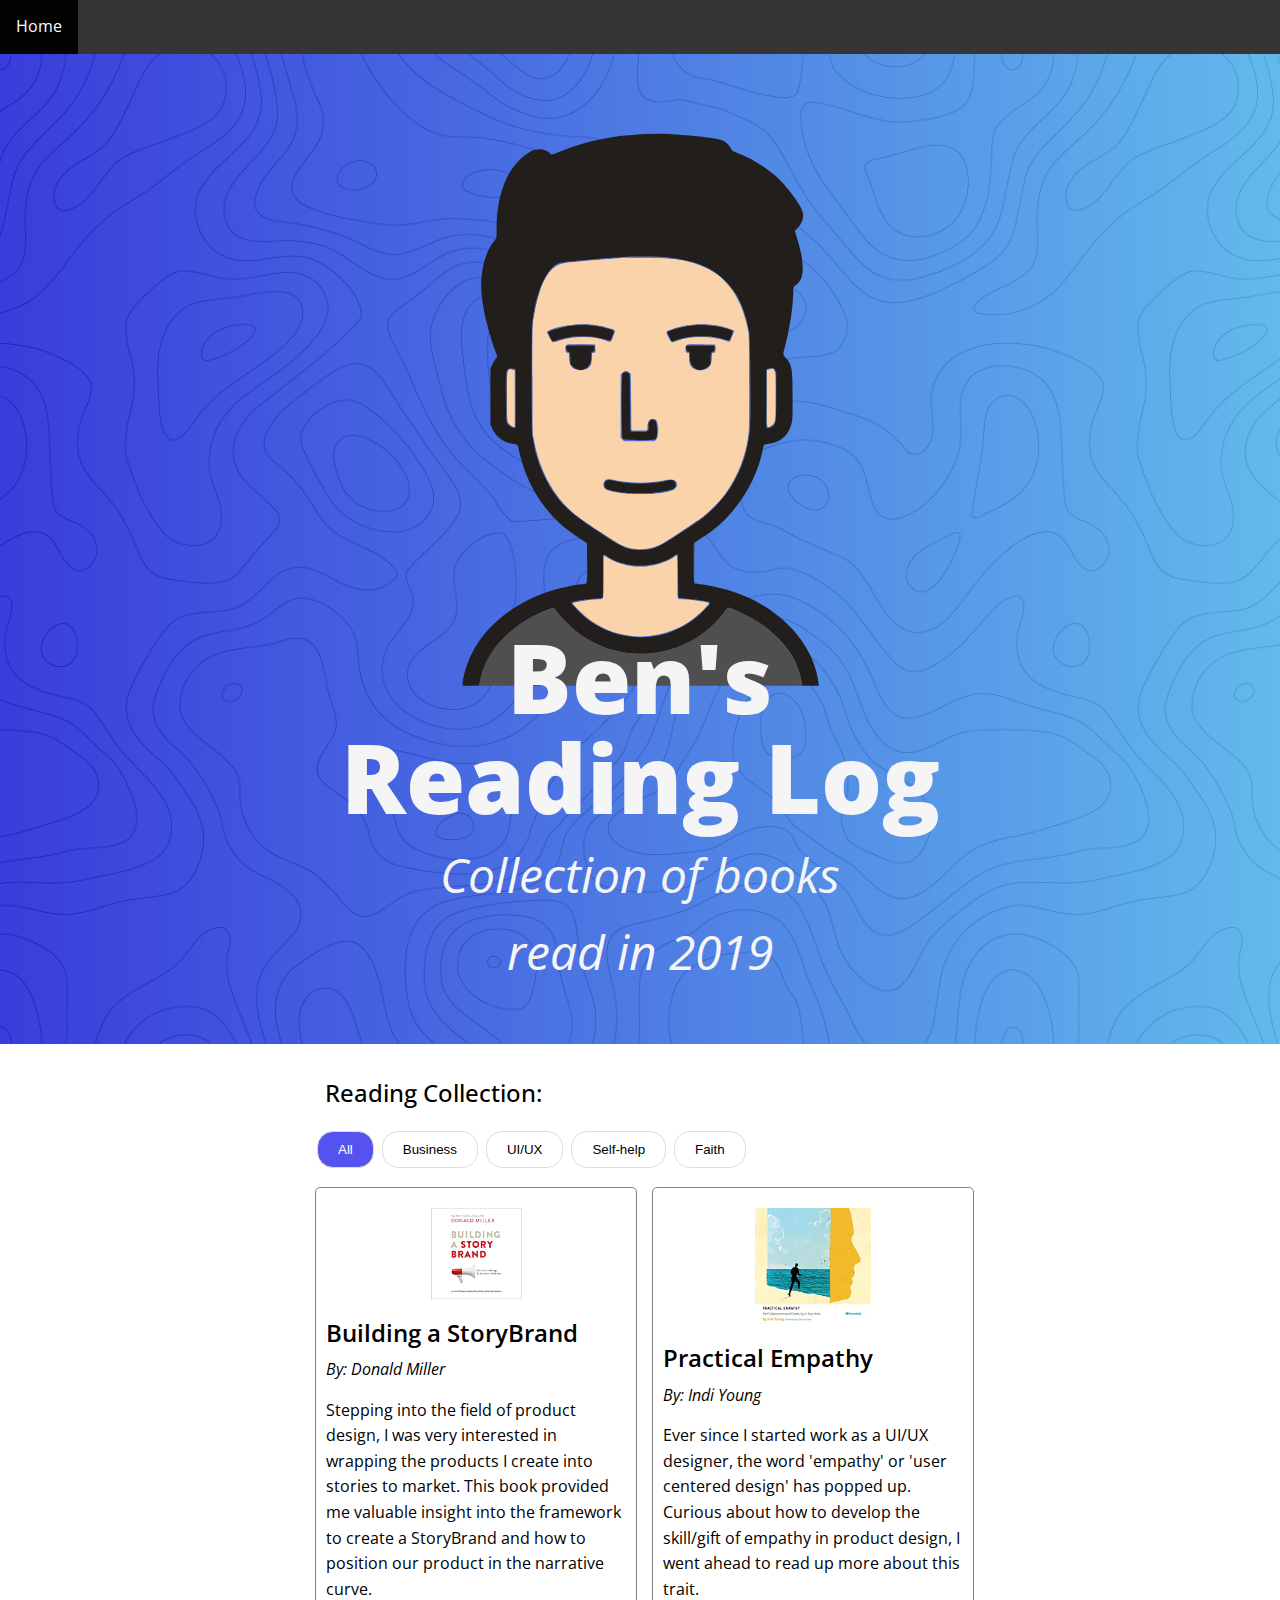
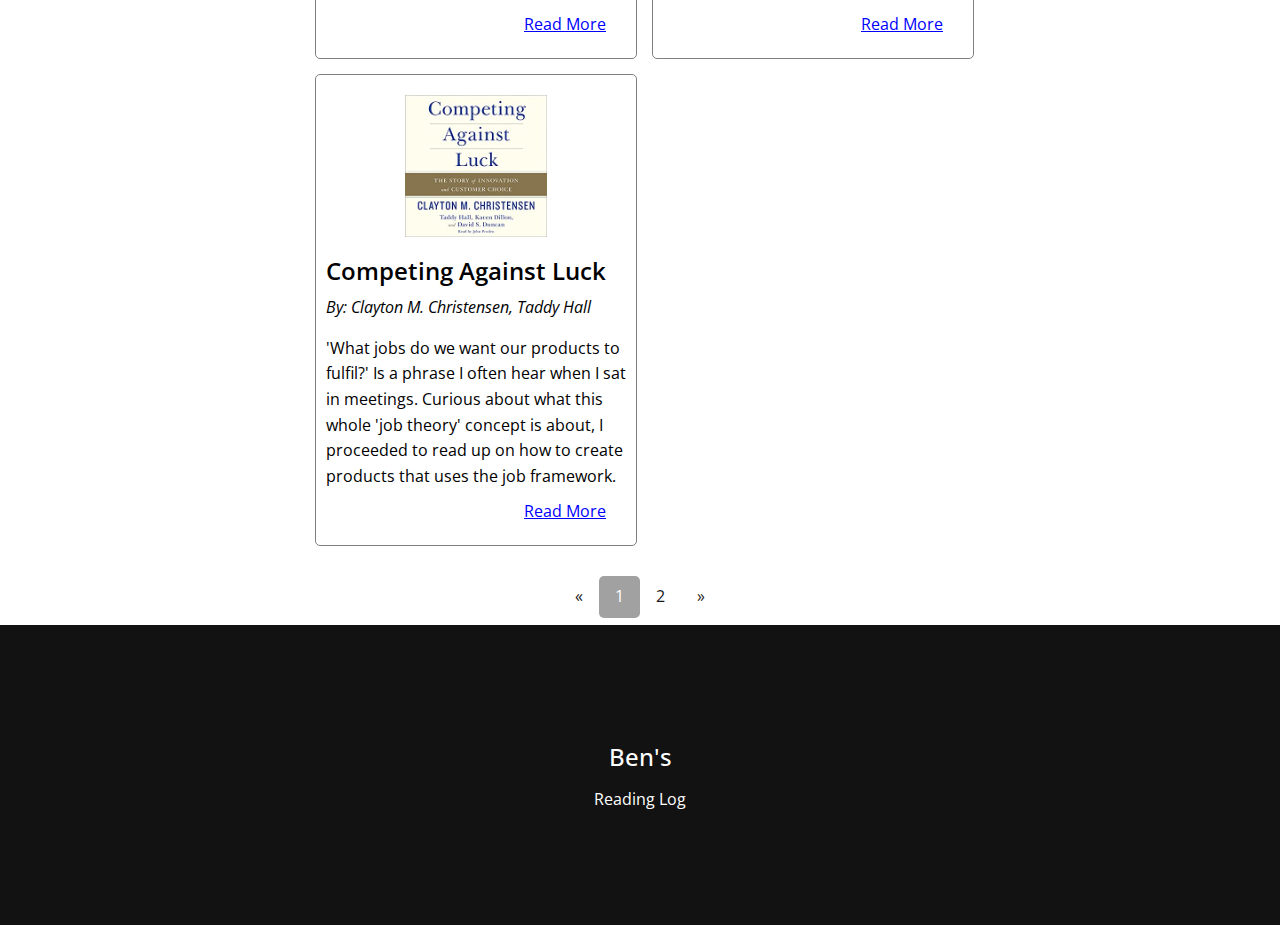
<file: index.html>
<!DOCTYPE html>
<html>
<head>
    <title>Ben's Reading Log</title>
    <link rel='stylesheet' type='text/css' href='css/style.css'>
    <meta name='viewport' content='width=device-width, initial-scale=1'>
    <style>
        /* *{
            border: 1px red solid;
        } */
    </style>

</head>

<body>

    <nav>
        <ul>
            <li><a class='nav_active' href='index.html'>Home</a></li>
        </ul>
    </nav>

    <header class='header_container'>
        <div class='header_title_container'>
            <div class='header_image_container'>
            </div>
            <div class='header_title_text'>
                <h1>Ben's <br> Reading Log</h1>
            </div>
            <div class='header_title_subtext'>
                <h2><em>Collection of books <br> read in 2019</em></h2>
            </div>
        </div>
    </header>

    <section class='reading_collection'>
        <div class='section_title'>
            <h2>Reading Collection:</h2>
        </div>

        <div class='book_category_filter'>
            <button class='book_category_button active'>All</button>
            <button class='book_category_button'>Business</button>
            <button class='book_category_button'>UI/UX</button>
            <button class='book_category_button'>Self-help</button>
            <button class='book_category_button'>Faith</button>
        </div>
        
        <div class='books_container'>

            <!-- book: Building a StoryBrand -->
            <div class='book'  id='book1_grid'>
                <div class='book_image' id='book1'>
                </div>
                <div class='book_name'>
                    <h3>Building a StoryBrand</h3>
                </div>
                <div class='book_author'>
                    <em>By: Donald Miller</em>
                </div>
                <div class='book_description'>
                    Stepping into the field of product design, I was very interested in wrapping the products I create into stories to market. This book provided me valuable insight into the framework to create a StoryBrand and how to position our product in the narrative curve.
                </div>
                <a href='blog_post_building_a_storybrand.html'>
                    Read More
                </a>
            </div>

            <!-- book: Practical Empathy -->
            <div class='book' id='book2_grid'>
                <div class='book_image' id='book2'>
                </div>
                <div class='book_name'>
                    <h3>Practical Empathy</h3>
                </div>
                <div class='book_author'>
                    <em>By: Indi Young</em>
                </div>
                <div class='book_description'>
                    Ever since I started work as a UI/UX designer, the word 'empathy' or 'user centered design' has popped up. Curious about how to develop the skill/gift of empathy in product design, I went ahead to read up more about this trait.
                </div>
                <a href='blog_post_practical_empathy.html'>
                    Read More
                </a>
            </div>

            <!-- book: Competing Against Luck -->
            <div class='book' id='book3_grid'>
                <div class='book_image' id='book3'>
                </div>
                <div class='book_name'>
                    <h3>Competing Against Luck</h3>
                </div>
                <div class='book_author'>
                    <em>By: Clayton M. Christensen, Taddy Hall</em>
                </div>
                <div class='book_description'>
                    'What jobs do we want our products to fulfil?' Is a phrase I often hear when I sat in meetings. Curious about what this whole 'job theory' concept is about, I proceeded to read up on how to create products that uses the job framework. 
                </div>
                <a href='blog_post_competing_against_luck.html'>
                    Read More
                </a>
            </div>

        </div>

        <div class='pagination_wrapper'>
            <div class='pagination'>
                <a href='#'>&laquo;</a>
                <a href='#' class='active'>1</a>
                <a href='#'>2</a>
                <a href='#'>&raquo;</a>
            </div>
        </div>

    </section>

    <footer class='footer_container'>
        <div class='footer_details'>
            <div class='footer_details_header'>
                Ben's
            </div>
            <div class='footer_details_subtext'>
                Reading Log
            </div>
        </div>
    </footer>

</body>
</html>
</file>
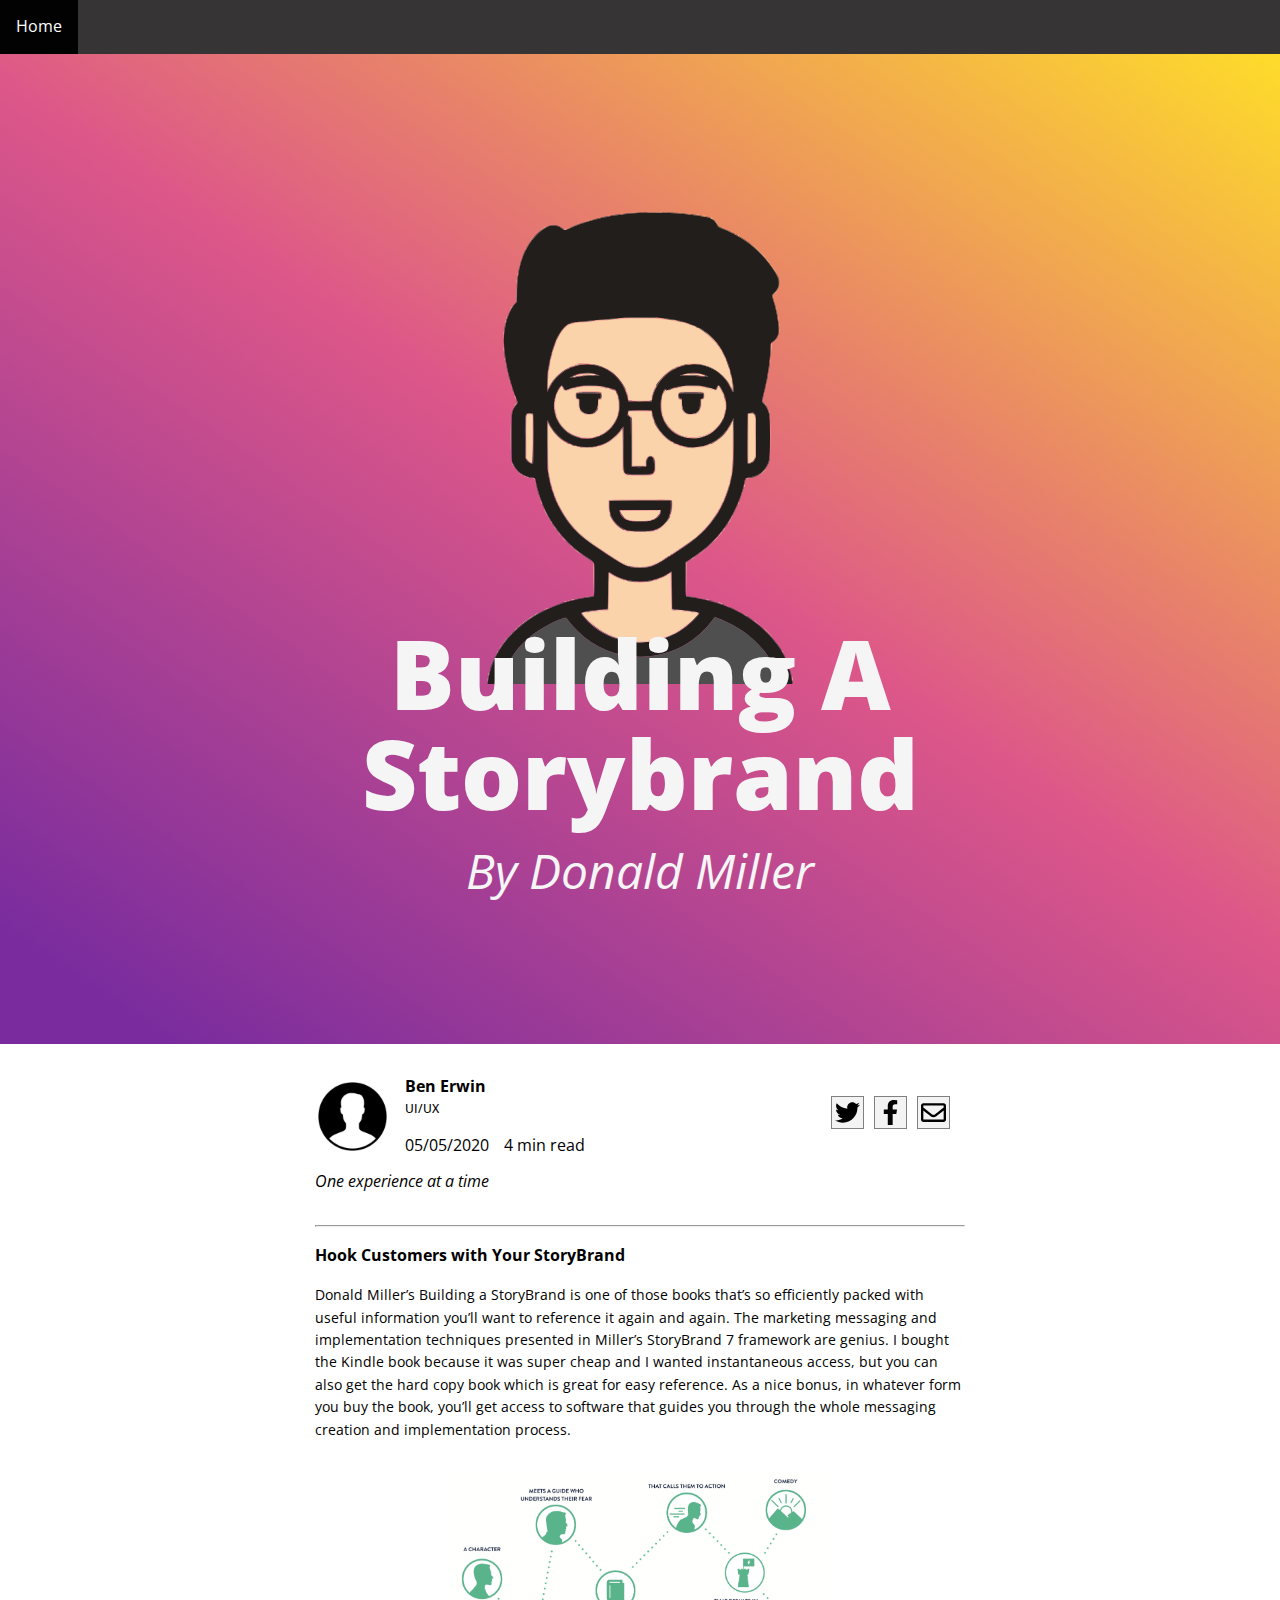
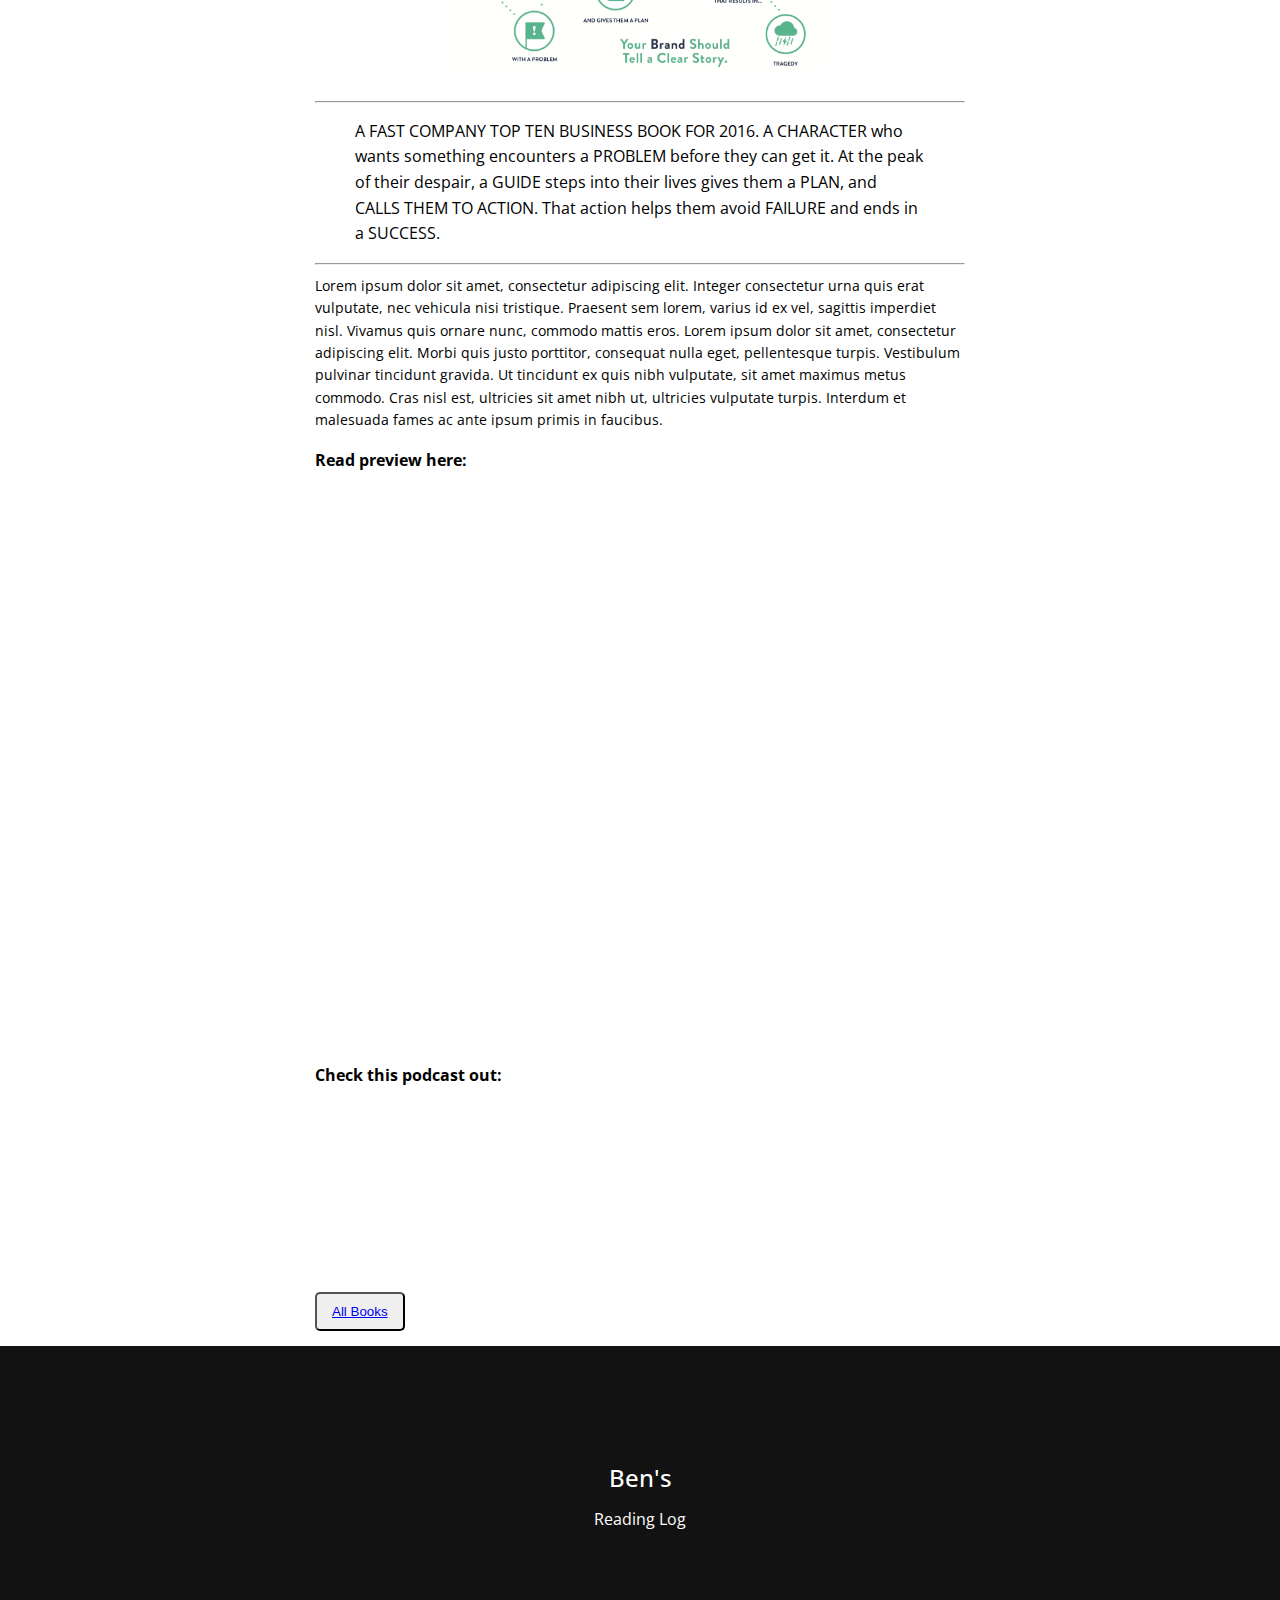
<file: blog_post_building_a_storybrand.html>
<!DOCTYPE html>
<html>
<head>
    <title>Building a Storybrand</title>
    <link rel='stylesheet' type='text/css' href='css/blog_post_building_a_storybrand.css'>
    <meta name='viewport' content='width=device-width, initial-scale=1'>
    <style>
        /* *{
            border: 1px red solid;
        } */
    </style>

</head>

<body>

    <nav>
        <ul>
            <li><a class='nav_active' href='index.html'>Home</a></li>
        </ul>
    </nav>

    <header class='header_container'>
        <div class='header_title_container'>
            <div class='header_image_container'>
            </div>
            <div class='header_title_text'>
                <h1>Building A Storybrand</h1>
            </div>
            <div class='header_title_subtext'>
                <h2><em>By Donald Miller</em></h2>
            </div>
        </div>
    </header>

    <section class='blog_content'>
        <div class='author_details'>
            <div class='author_picture'>
            </div>
            <div>
                <div class='author_name'>
                    Ben Erwin
                </div>
                <div class='author_job'>
                    UI/UX
                </div>
                <div class='date_read_wrapper'>
                    <div class='date_written'>
                        05/05/2020
                    </div>
                    <div class='read_timing'>
                        4 min read
                    </div>
                </div>
            </div>
            <div class='social_share'>
                <a href='https://twitter.com/share?ref_src=twsrc%5Etfw'><img src='assets/twitter-brands.svg'></a>
                <a href='https://www.facebook.com/sharer/sharer.php?u=https%3A%2F%2Fstorybrand.com%2F&amp;src=sdkpreparse'><img src='assets/facebook-f-brands.svg'></a>
                <a href='mailto:?subject=I wanted you to see this site&amp;body=Check out this site http://www.storybrand.com.'
                title='Share by Email'>
                <img src='assets/envelope-regular.svg'>
                </a>
            </div>
       </div>

       <div class='about_author'>
            <em>One experience at a time</em>
        </div>

       <hr>

        <h3>
            Hook Customers with Your StoryBrand
        </h3>

        <p>
            Donald Miller’s Building a StoryBrand is one of those books that’s so efficiently packed with useful information you’ll want to reference it again and again. The marketing messaging and implementation techniques presented in Miller’s StoryBrand 7 framework are genius. I bought the Kindle book because it was super cheap and I wanted instantaneous access, but you can also get the hard copy book which is great for easy reference. As a nice bonus, in whatever form you buy the book, you’ll get access to software that guides you through the whole messaging creation and implementation process.
        </p>

        <div class='content_diagram'></div>

        <hr>

        <blockquote cite='https://medium.com/@KarenWilliams.Louise/book-review-building-a-storybrand-clarify-your-message-so-customers-will-listen-89064f9db387#:~:text=THE%20BOOK%20SHORT%3A%20Think%20of,tools%20and%20confidence%20to%20succeed.'>A FAST COMPANY TOP TEN BUSINESS BOOK FOR 2016.
            A CHARACTER who wants something encounters a PROBLEM before they can get it. At the peak of their despair, a GUIDE steps into their lives gives them a PLAN, and CALLS THEM TO ACTION. That action helps them avoid FAILURE and ends in a SUCCESS.</blockquote>

        <hr>

        <p>
            Lorem ipsum dolor sit amet, consectetur adipiscing elit. Integer consectetur urna quis erat vulputate, nec vehicula nisi tristique. Praesent sem lorem, varius id ex vel, sagittis imperdiet nisl. Vivamus quis ornare nunc, commodo mattis eros. Lorem ipsum dolor sit amet, consectetur adipiscing elit. Morbi quis justo porttitor, consequat nulla eget, pellentesque turpis. Vestibulum pulvinar tincidunt gravida. Ut tincidunt ex quis nibh vulputate, sit amet maximus metus commodo. Cras nisl est, ultricies sit amet nibh ut, ultricies vulputate turpis. Interdum et malesuada fames ac ante ipsum primis in faucibus.
        </p>

        <h3>
            Read preview here:
        </h3>


        <iframe type='text/html' width='100%' height='550' frameborder='0' allowfullscreen style='max-width:100%' src='https://read.amazon.com/kp/card?asin=B06XFJ2JGR&preview=inline&linkCode=kpe&ref_=cm_sw_r_kb_dp_u3I-Eb6W1H4YE' ></iframe>

        <h3>
            Check this podcast out:
        </h3>
        <iframe src='https://open.spotify.com/embed-podcast/episode/1fca8YQZBZBHlV55GH36X5' width='100%' height='180' frameborder='0' allowtransparency='true' allow='encrypted-media'></iframe>

        <button class='back_home'>
            <a href='index.html'>
                All Books
            </a>
        </button>
    </section>


    <footer class='footer_container'>
        <div class='footer_details'>
            <div class='footer_details_header'>
                Ben's
            </div>
            <div class='footer_details_subtext'>
                Reading Log
            </div>
        </div>
    </footer>


</body>
</html>
</file>
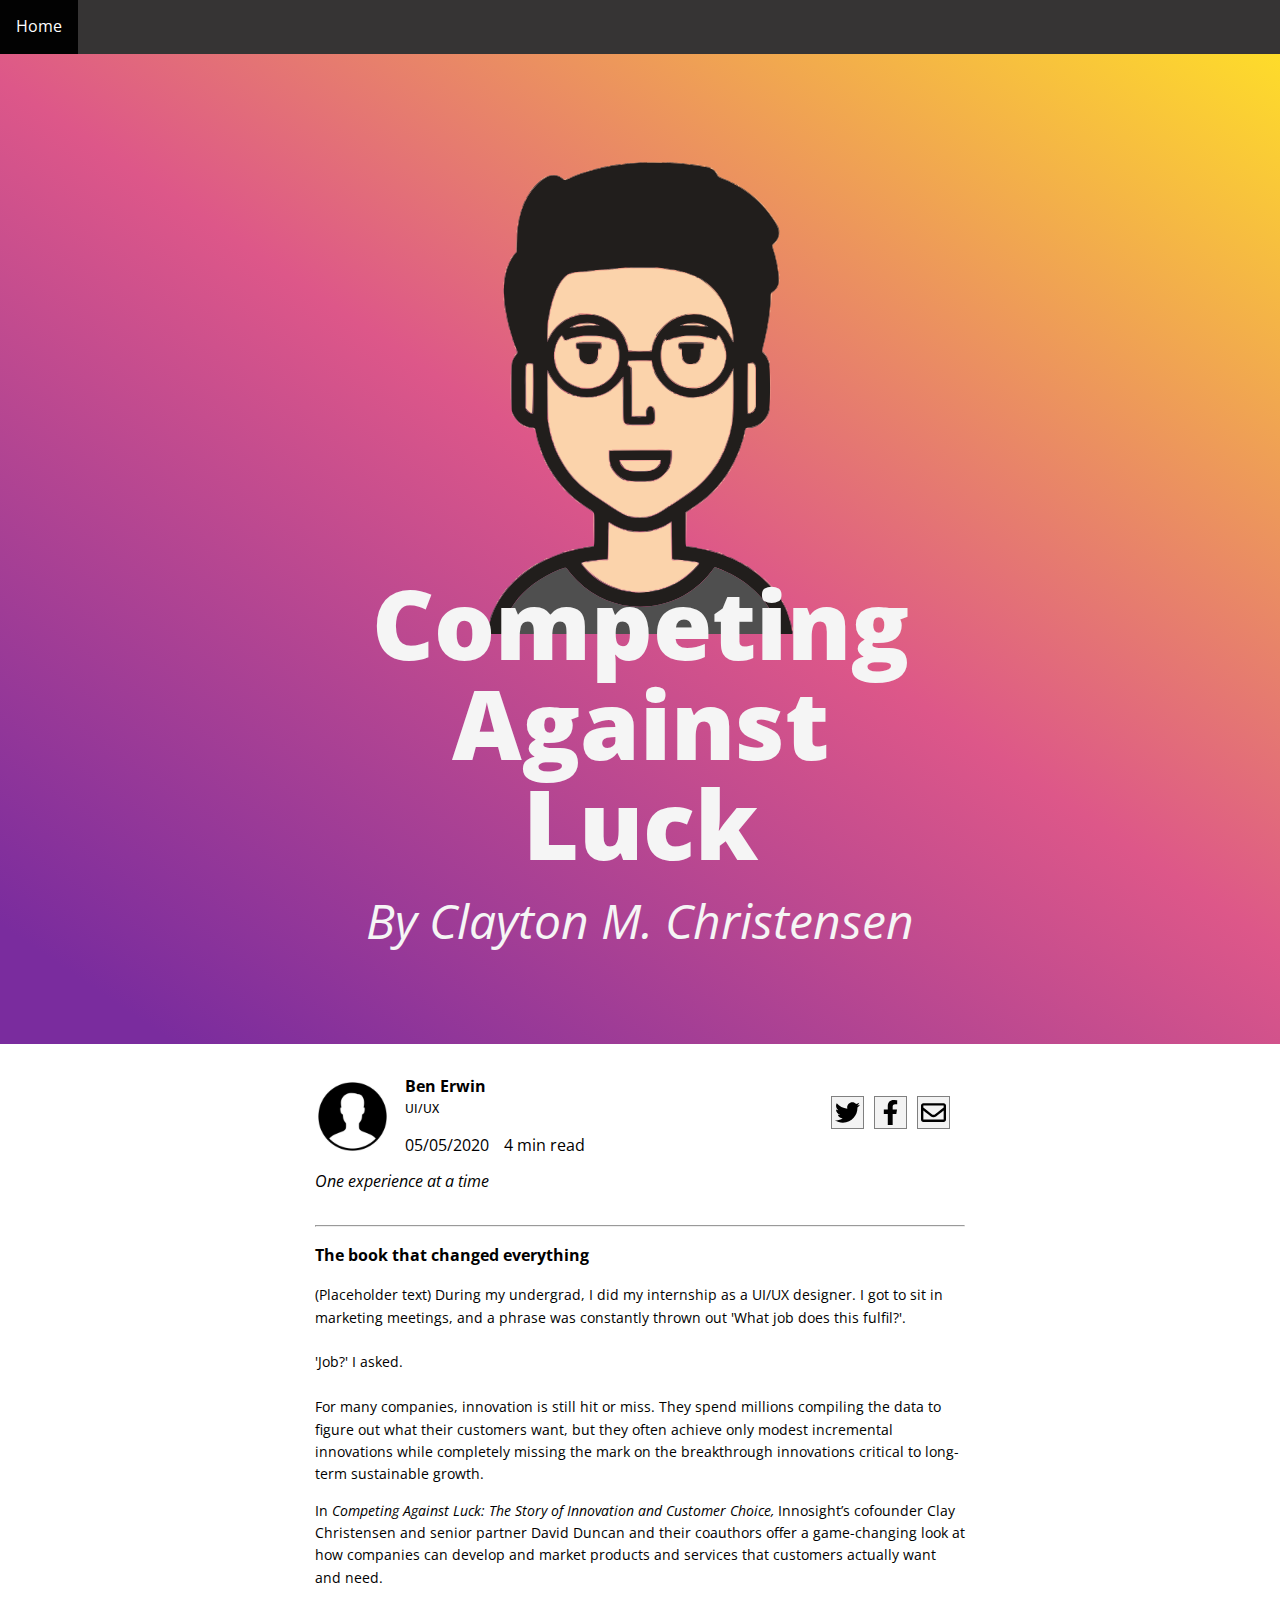
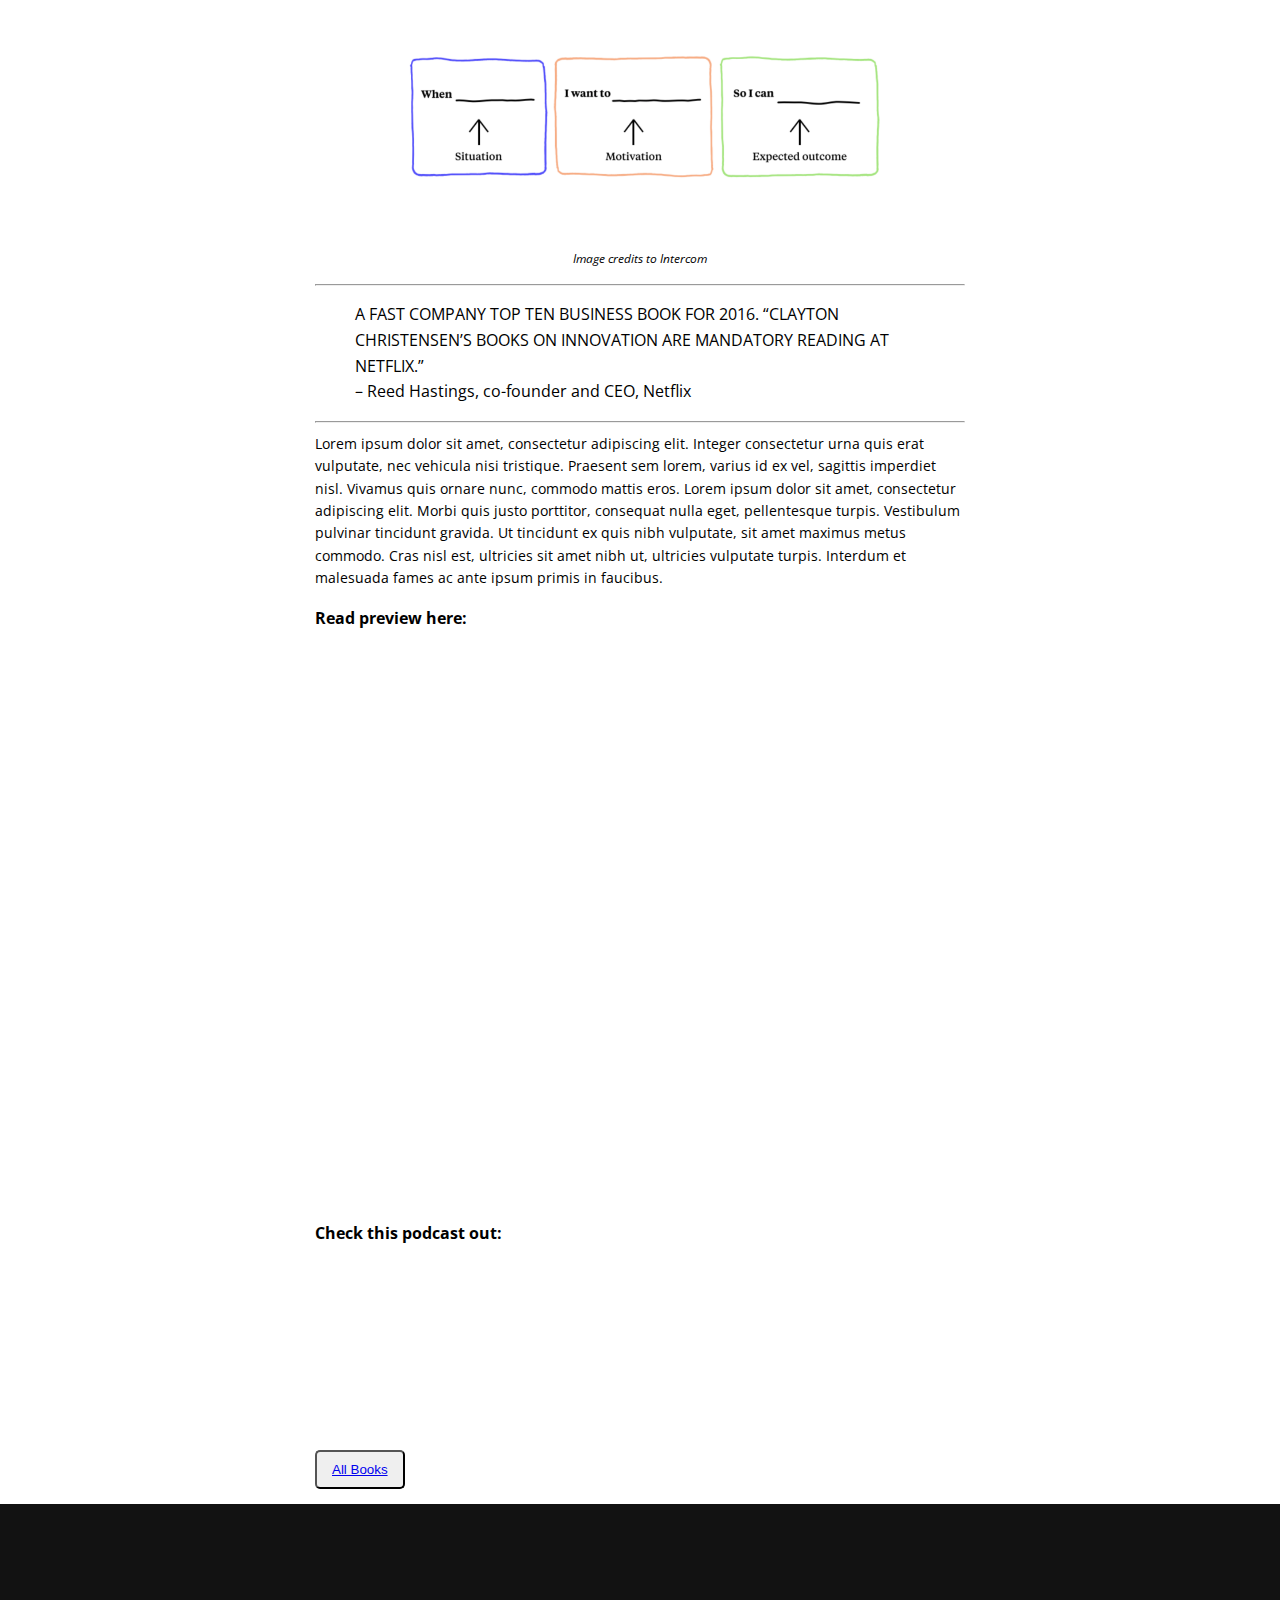
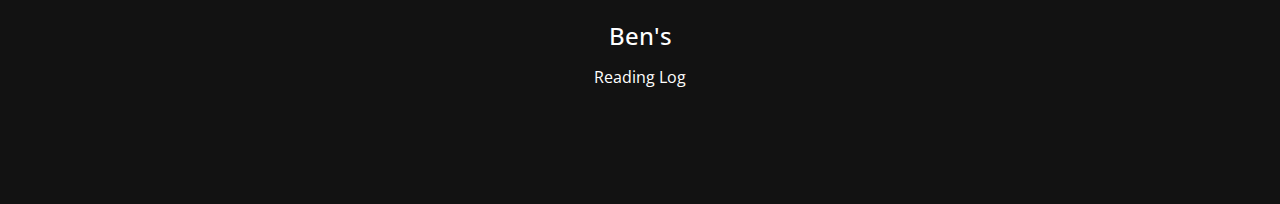
<file: blog_post_competing_against_luck.html>
<!DOCTYPE html>
<html>
<head>
    <title>Competing Against Luck</title>
    <link rel='stylesheet' type='text/css' href='css/blog_post_competing_against_luck.css'>
    <meta name='viewport' content='width=device-width, initial-scale=1'>
    <style>
        /* *{
            border: 1px red solid;
        } */
    </style>

</head>

<body>

    <nav>
        <ul>
            <li><a class='nav_active' href='index.html'>Home</a></li>
        </ul>
    </nav>

    <header class='header_container'>
        <div class='header_title_container'>
            <div class='header_image_container'>
            </div>
            <div class='header_title_text'>
                <h1>Competing Against Luck</h1>
            </div>
            <div class='header_title_subtext'>
                <h2><em>By Clayton M. Christensen</em></h2>
            </div>
        </div>
    </header>



    <section class='blog_content'>
        <div class='author_details'>
            <div class='author_picture'>
            </div>
            <div>
                <div class='author_name'>
                    Ben Erwin
                </div>
                <div class='author_job'>
                    UI/UX
                </div>
                <div class='date_read_wrapper'>
                    <div class='date_written'>
                        05/05/2020
                    </div>
                    <div class='read_timing'>
                        4 min read
                    </div>
                </div>
            </div>
            <div class='social_share'>
                <a href='https://twitter.com/share?ref_src=twsrc%5Etfw'><img src='assets/twitter-brands.svg'></a>
                <a href='https://www.facebook.com/sharer/sharer.php?u=https%3A%2F%2Fwww.christenseninstitute.org%2Fbooks%2Fcompeting-against-luck%2F&amp;src=sdkpreparse'><img src='assets/facebook-f-brands.svg'></a>
                <a href='mailto:?subject=I wanted you to see this site&amp;body=Check out this site https://www.christenseninstitute.org/books/competing-against-luck/.'
                title='Share by Email'>
                    <img src='assets/envelope-regular.svg'>
                </a>
            </div>
       </div>

       <div class='about_author'>
            <em>One experience at a time</em>
        </div>    

       <hr>

        <h3>
            The book that changed everything
        </h3>

        <p>
            (Placeholder text) During my undergrad, I did my internship as a UI/UX designer. I got to sit in marketing meetings, and a phrase was constantly thrown out 'What job does this fulfil?'. 
            <br>
            <br>
            'Job?' I asked.
            <br>
            <br>
            For many companies, innovation is still hit or miss. They spend millions compiling the data to figure out what their customers want, but they often achieve only modest incremental innovations while completely missing the mark on the breakthrough innovations critical to long-term sustainable growth.
        </p>
        <p>
            In <em>Competing Against Luck:&nbsp;</em><em>The Story of Innovation and Customer Choice,</em> Innosight’s cofounder Clay Christensen and senior partner David Duncan and their coauthors&nbsp;offer a game-changing look at how companies can&nbsp;develop and market products and services that customers actually want and need. 
        </p>

        <figure>
            <div class='content_diagram'></div>
            <figcaption class='diagram_caption'>Image credits to Intercom</figcaption>
        </figure>

        <hr>

        <blockquote cite='https://www.innosight.com/insight/competing-against-luck/#:~:text=In%20Competing%20Against%20Luck%3A%20The,customers%20actually%20want%20and%20need.'>A FAST COMPANY TOP TEN BUSINESS BOOK FOR 2016.
            “CLAYTON CHRISTENSEN’S BOOKS ON INNOVATION ARE MANDATORY READING AT NETFLIX.”
            <br>– Reed Hastings, co-founder and CEO, Netflix</blockquote>

        <hr>

        <p>
            Lorem ipsum dolor sit amet, consectetur adipiscing elit. Integer consectetur urna quis erat vulputate, nec vehicula nisi tristique. Praesent sem lorem, varius id ex vel, sagittis imperdiet nisl. Vivamus quis ornare nunc, commodo mattis eros. Lorem ipsum dolor sit amet, consectetur adipiscing elit. Morbi quis justo porttitor, consequat nulla eget, pellentesque turpis. Vestibulum pulvinar tincidunt gravida. Ut tincidunt ex quis nibh vulputate, sit amet maximus metus commodo. Cras nisl est, ultricies sit amet nibh ut, ultricies vulputate turpis. Interdum et malesuada fames ac ante ipsum primis in faucibus.
        </p>

        <h3>
            Read preview here:
        </h3>


        <iframe type='text/html' width='100%' height='550' frameborder='0' allowfullscreen style='max-width:100%' src='https://read.amazon.com/kp/card?asin=B01BBPZIHM&preview=inline&linkCode=kpe&ref_=cm_sw_r_kb_dp_cdG-Eb4PV2YSZ' ></iframe>

        <h3>
            Check this podcast out:
        </h3>

        <iframe src='https://open.spotify.com/embed-podcast/episode/5GO8k98Itl871iEHMGudVv' width='100%' height='180' frameborder='0' allowtransparency='true' allow='encrypted-media'></iframe>

        <button class='back_home'>
            <a href='index.html'>
                All Books
            </a>
        </button>
    </section>


    <footer class='footer_container'>
        <div class='footer_details'>
            <div class='footer_details_header'>
                Ben's
            </div>
            <div class='footer_details_subtext'>
                Reading Log
            </div>
        </div>
    </footer>


</body>
</html>
</file>
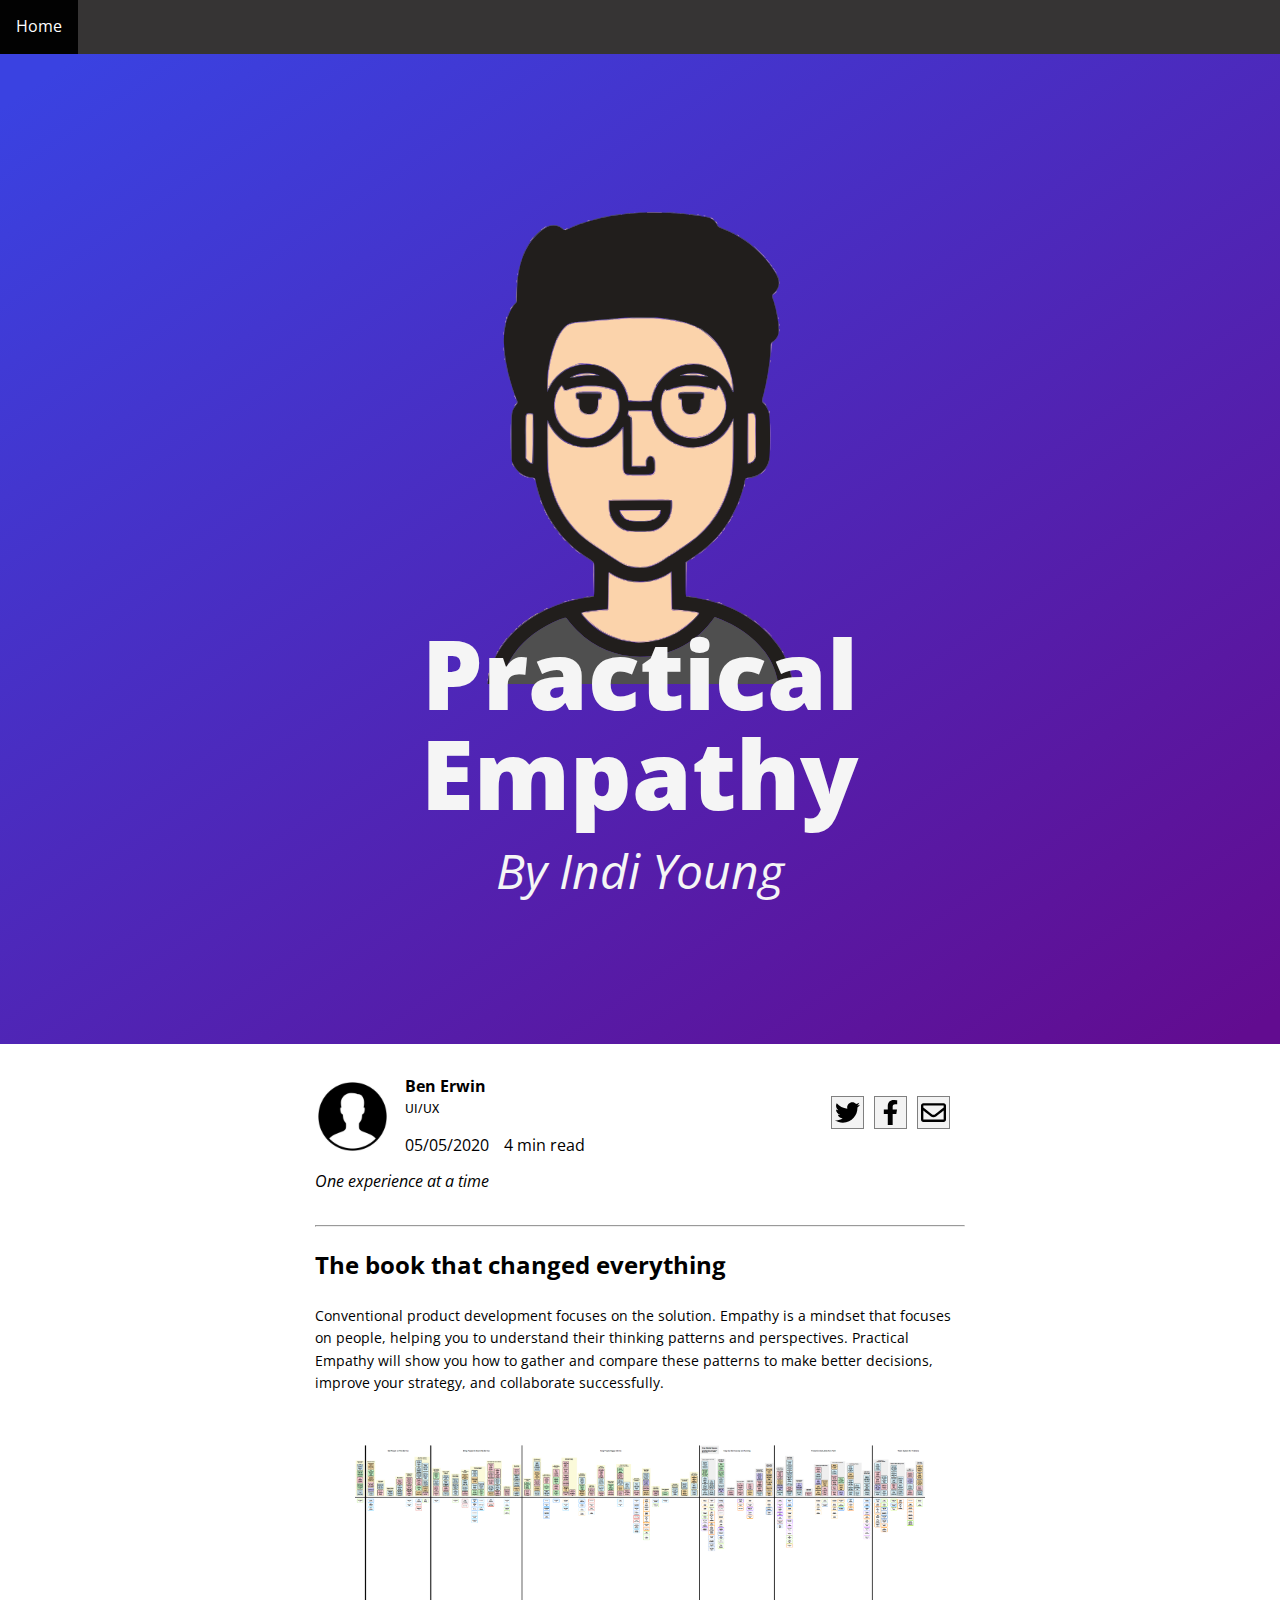
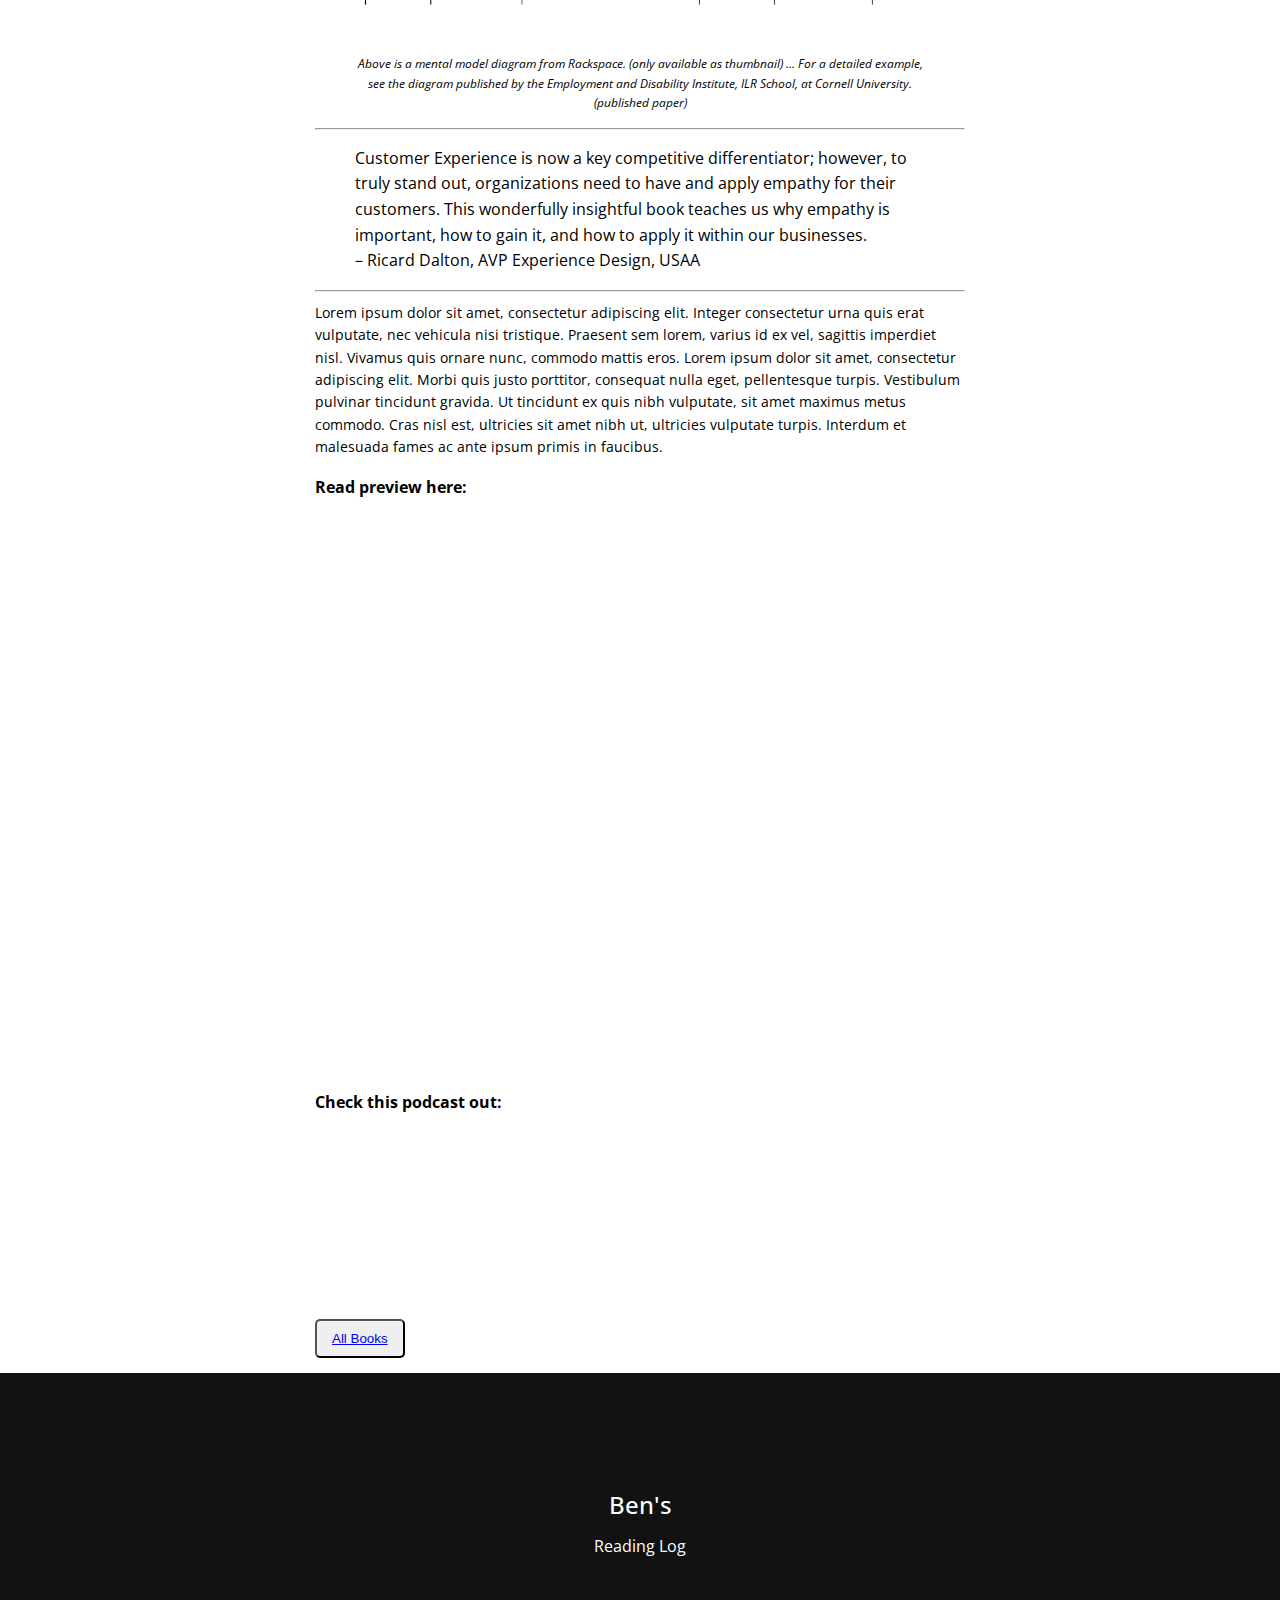
<file: blog_post_practical_empathy.html>
<!DOCTYPE html>
<html>
<head>
    <title>Practical Empathy</title>
    <link rel='stylesheet' type='text/css' href='css/blog_post_practical_empathy.css'>
    <meta name='viewport' content='width=device-width, initial-scale=1'>
    <style>
        /* *{
            border: 1px red solid;
        } */
    </style>

</head>

<body>

    <nav>
        <ul>
            <li><a class='nav_active' href='index.html'>Home</a></li>
        </ul>
    </nav>

    <header class='header_container'>
        <div class='header_title_container'>
            <div class='header_image_container'>
            </div>
            <div class='header_title_text'>
                <h1>Practical Empathy</h1>
            </div>
            <div class='header_title_subtext'>
                <h2><em>By Indi Young</em></h2>
            </div>
        </div>
    </header>



    <section class='blog_content'>
        <div class='author_details'>
            <div class='author_picture'>
            </div>
            <div>
                <div class='author_name'>
                    Ben Erwin
                </div>
                <div class='author_job'>
                    UI/UX
                </div>
                <div class='date_read_wrapper'>
                    <div class='date_written'>
                        05/05/2020
                    </div>
                    <div class='read_timing'>
                        4 min read
                    </div>
                </div>
            </div>
            <div class='social_share'>
                <a href='https://twitter.com/share?ref_src=twsrc%5Etfw'><img src='assets/twitter-brands.svg'></a>
                <a href='https://www.facebook.com/sharer/sharer.php?u=https%3A%2F%2Frosenfeldmedia.com%2Fbooks%2Fpractical-empathy%2F&amp;src=sdkpreparse'><img src='assets/facebook-f-brands.svg'></a>
                <a href='mailto:?subject=I wanted you to see this site&amp;body=Check out this site https://rosenfeldmedia.com/books/practical-empathy/.'
                title='Share by Email'>
                    <img src='assets/envelope-regular.svg'>
                </a>
            </div>
       </div>

       <div class='about_author'>
           <em>One experience at a time</em>
       </div>

       <hr>

        <h2>
            The book that changed everything
        </h2>

        <p>
            Conventional product development focuses on the solution. Empathy is a mindset that focuses on people, helping you to understand their thinking patterns and perspectives. Practical Empathy will show you how to gather and compare these patterns to make better decisions, improve your strategy, and collaborate successfully.
        </p>

        <figure>
            <div class='content_diagram'></div>
            <figcaption class='diagram_caption'>Above is a mental model diagram from Rackspace. (only available as thumbnail) … For a detailed example, see the diagram published by the Employment and Disability Institute, ILR School, at Cornell University. (published paper)</figcaption>
        </figure>

        <hr>

        <blockquote cite='https://rosenfeldmedia.com/books/practical-empathy/'>
            Customer Experience is now a key competitive differentiator; however, to truly stand out, organizations need to have and apply empathy for their customers.

            This wonderfully insightful book teaches us why empathy is important, how to gain it, and how to apply it within our businesses.
            <br>
            – Ricard Dalton, AVP Experience Design, USAA
        </blockquote>

        <hr>

        <p>
            Lorem ipsum dolor sit amet, consectetur adipiscing elit. Integer consectetur urna quis erat vulputate, nec vehicula nisi tristique. Praesent sem lorem, varius id ex vel, sagittis imperdiet nisl. Vivamus quis ornare nunc, commodo mattis eros. Lorem ipsum dolor sit amet, consectetur adipiscing elit. Morbi quis justo porttitor, consequat nulla eget, pellentesque turpis. Vestibulum pulvinar tincidunt gravida. Ut tincidunt ex quis nibh vulputate, sit amet maximus metus commodo. Cras nisl est, ultricies sit amet nibh ut, ultricies vulputate turpis. Interdum et malesuada fames ac ante ipsum primis in faucibus.
        </p>

        <h3>
            Read preview here:
        </h3>

        <iframe type='text/html' width='100%' height='550' frameborder='0' allowfullscreen style='max-width:100%' src='https://read.amazon.com/kp/card?asin=B00RY9R8H8&preview=inline&linkCode=kpe&ref_=cm_sw_r_kb_dp_95I-Eb84ANFRP' ></iframe>

        <h3>
            Check this podcast out:
        </h3>

        <iframe src='https://open.spotify.com/embed-podcast/episode/39u5zndmcMfEyQJgWVaVxn' width='100%' height='180' frameborder='0' allowtransparency='true' allow='encrypted-media'></iframe>

        <button class='back_home'>
            <a href='index.html'>
                All Books
            </a>
        </button>
    </section>


    <footer class='footer_container'>
        <div class='footer_details'>
            <div class='footer_details_header'>
                Ben's
            </div>
            <div class='footer_details_subtext'>
                Reading Log
            </div>
        </div>
    </footer>


</body>
</html>
</file>
<file: css/style.css>
@import url('https://fonts.googleapis.com/css2?family=Open+Sans:wght@300;400;700;800&display=swap');
@import url('header.css');
@import url('books.css');
@import url('nav.css');
@import url('footer.css');

body {
    font-family: 'Open Sans', 'Helvetica Neue', sans-serif;
}


/* set resizing width */
body {
    min-width: 375px;
    margin: 0px;
    line-height: 1.6;
}


/* section title styles */

.section_title h2{
    font-size: 24px;
    line-height: 1.6;
    font-weight: 500;
    margin-top: 30px;
    margin-bottom: 15px;
    margin-left: 10px;
}

h3 {
    font-size: 16px;
}

p {
    font-size: 14px;
    margin-top: 10px;
}

/* pagination styles adapted from w3school */

.pagination_wrapper {
    text-align: center;
}

.pagination {
    display: inline-block;
  }
  
  .pagination a {
    padding: 8px 16px;
    text-decoration: none;
    color: rgb(24, 24, 24);
    float: left;
  }
  
  .pagination a.active {
    background-color: #a1a1a1;
    color: white;
    border-radius: 5px;
  }
  
  .pagination a:hover:not(.active) {
    background-color: #ddd;
    border-radius: 5px;
  }
</file>
<file: css/blog_post_building_a_storybrand.css>
@import url('blog_post.css');

.header_container {
    background: linear-gradient(214.15deg, #FEDC2A 0%, #DD5789 48.12%, #7A2C9E 93.59%), url('../assets/Background\ pattern.png');
}


.header_image_container {
    background-image: url('../assets/me_glasses_happy.svg');
}

.header_image_container:hover {
    background-image: url('../assets/me_glassess_building_a_storybrand.svg');
}

.content_diagram {
    background-image: url('../assets/storybrand.png');
}
</file>
<file: css/blog_post_competing_against_luck.css>
@import url('blog_post.css');

.header_container {
    background: linear-gradient(214.15deg, #FEDC2A 0%, #DD5789 48.12%, #7A2C9E 93.59%), url('../assets/Background\ pattern.png');
}

.header_image_container {
    background-image: url('../assets/me_glasses_happy.svg');
}

.header_image_container:hover {
    background-image: url('../assets/me_glassess_competingagainstluck.svg');
}

.content_diagram {
    background-image: url('../assets/job_theory.png');
}
</file>
<file: css/blog_post_practical_empathy.css>
@import url('blog_post.css');

.header_container {
    background: linear-gradient(146.22deg, #3A42E1 2.88%, #620C90 98.14%), url('../assets/Background\ pattern.png');
}


.header_image_container {
    background-image: url('../assets/me_glasses_happy.svg');
}

.header_image_container:hover {
    background-image: url('../assets/me_glassess_practical_Empathy.svg');
}

.content_diagram {
    background-image: url('../assets/empathy_model.png');
}
</file>
